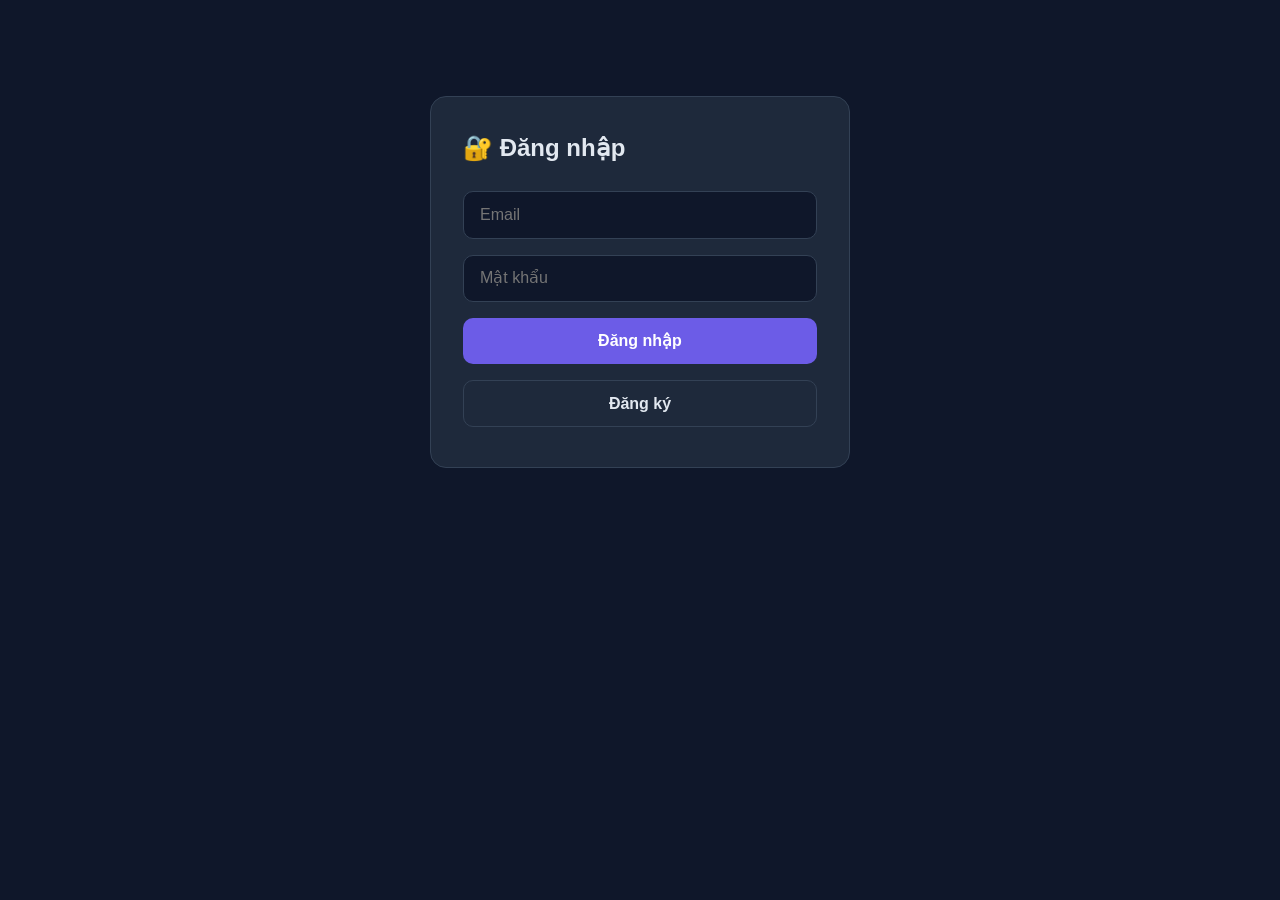
<file: index.html>
<!DOCTYPE html>
<html lang="vi">
<head>
<meta charset="UTF-8">
<title>Trial Free</title>
<script>
  // Nếu đã đăng nhập → dashboard, ngược lại → login
  window.location.href = 'login.html';
</script>
</head>
<body>Đang chuyển hướng...</body>
</html>
</file>
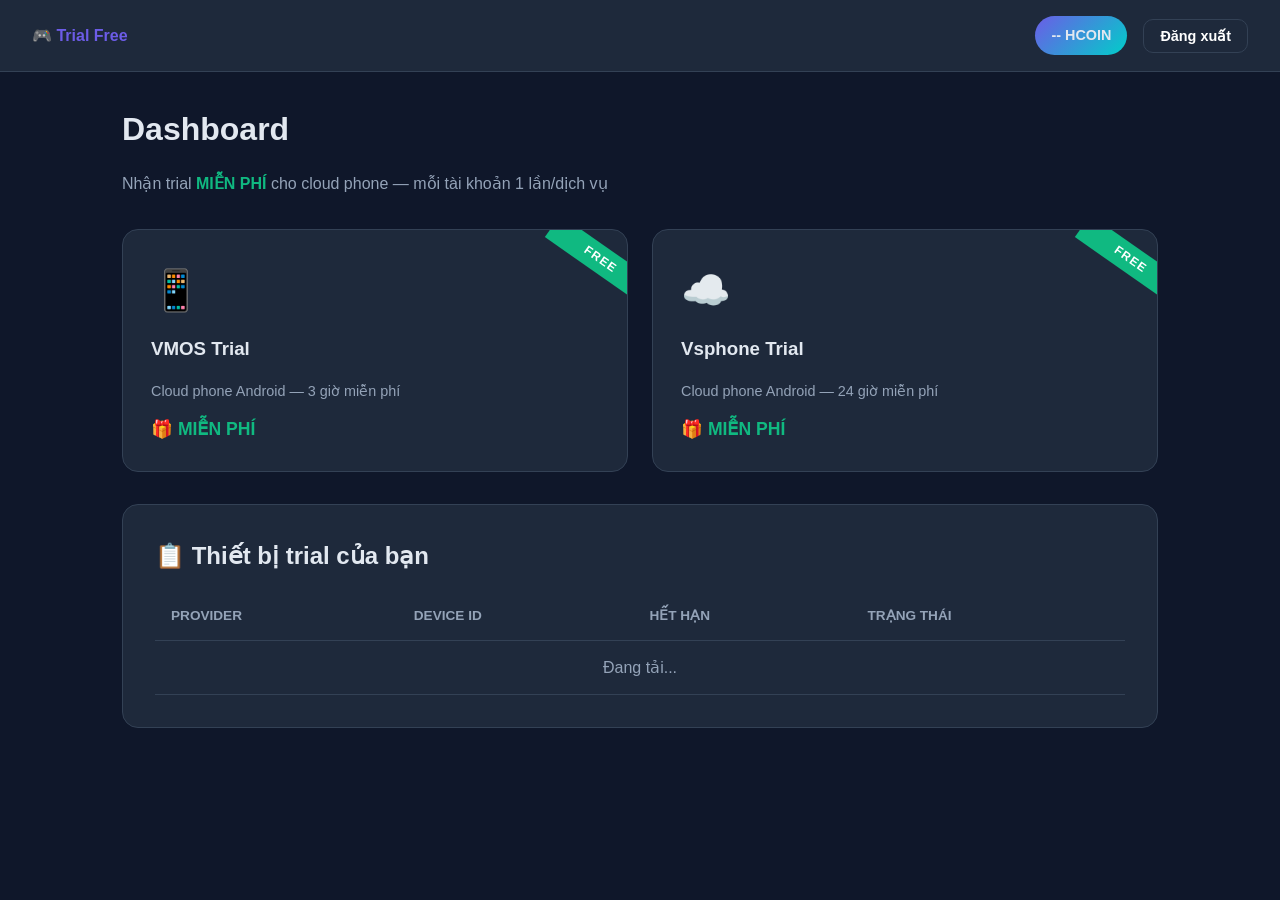
<file: dashboard.html>
<!DOCTYPE html>
<html lang="vi">
<head>
<meta charset="UTF-8">
<meta name="viewport" content="width=device-width,initial-scale=1">
<title>Dashboard — Trial Free</title>
<link rel="stylesheet" href="css/style.css">
</head>
<body>
<header class="header">
  <a href="dashboard.html" class="logo">🎮 Trial Free</a>
  <div class="header-actions">
    <span class="balance-badge" id="balance">-- HCOIN</span>
    <button class="btn-logout" id="btnLogout">Đăng xuất</button>
  </div>
</header>

<div class="container">
  <h1>Dashboard</h1>
  <p style="color:var(--text-dim)">Nhận trial <strong style="color:var(--success)">MIỄN PHÍ</strong> cho cloud phone — mỗi tài khoản 1 lần/dịch vụ</p>

  <div class="tools-grid">
    <a href="tools/buydevice_vmos.html" class="tool-card">
      <div class="tool-icon">📱</div>
      <h3>VMOS Trial</h3>
      <p class="tool-sub">Cloud phone Android — 3 giờ miễn phí</p>
      <div class="tool-free">🎁 MIỄN PHÍ</div>
    </a>

    <a href="tools/buydevice_vsphone.html" class="tool-card">
      <div class="tool-icon">☁️</div>
      <h3>Vsphone Trial</h3>
      <p class="tool-sub">Cloud phone Android — 24 giờ miễn phí</p>
      <div class="tool-free">🎁 MIỄN PHÍ</div>
    </a>
  </div>

  <div class="card">
    <h2>📋 Thiết bị trial của bạn</h2>
    <table>
      <thead>
        <tr>
          <th>Provider</th>
          <th>Device ID</th>
          <th>Hết hạn</th>
          <th>Trạng thái</th>
        </tr>
      </thead>
      <tbody id="devicesBody">
        <tr><td colspan="4" style="text-align:center;color:var(--text-dim)">Đang tải...</td></tr>
      </tbody>
    </table>
  </div>
</div>

<script type="module">
import { supabase } from './js/supabase.js';

const { data: { session } } = await supabase.auth.getSession();
if (!session) location.href = 'login.html';

const { data: profile } = await supabase
  .from('profiles').select('hcoin_balance').eq('id', session.user.id).single();
document.getElementById('balance').textContent =
  (profile?.hcoin_balance ?? 0).toLocaleString('vi-VN') + ' HCOIN';

const { data: devices } = await supabase
  .from('devices').select('*').eq('user_id', session.user.id)
  .order('created_at', { ascending: false });

const tbody = document.getElementById('devicesBody');
if (!devices || devices.length === 0) {
  tbody.innerHTML = '<tr><td colspan="4" style="text-align:center;color:var(--text-dim)">Chưa có thiết bị nào</td></tr>';
} else {
  tbody.innerHTML = devices.map(d => {
    const expired = new Date(d.trial_end) < new Date();
    const status = expired ? 'expired' : d.status;
    return `
      <tr>
        <td><strong>${d.provider.toUpperCase()}</strong></td>
        <td style="font-family:monospace;font-size:.85rem">${d.device_id}</td>
        <td>${new Date(d.trial_end).toLocaleString('vi-VN')}</td>
        <td><span class="badge badge-${status}">${status === 'active' ? 'Hoạt động' : 'Hết hạn'}</span></td>
      </tr>
    `;
  }).join('');
}

document.getElementById('btnLogout').onclick = async () => {
  await supabase.auth.signOut();
  location.href = 'login.html';
};
</script>
</body>
</html>
</file>
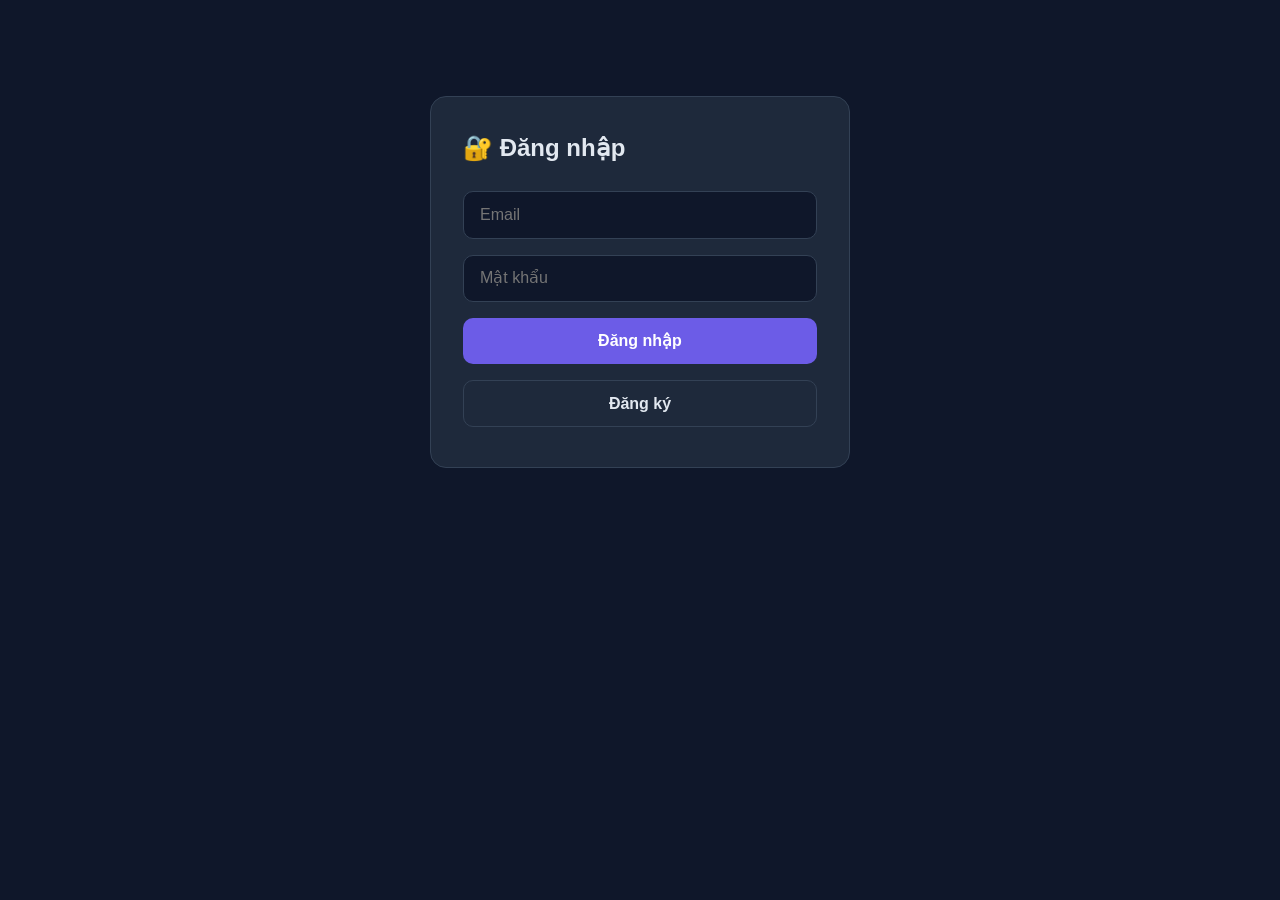
<file: login.html>
<!DOCTYPE html>
<html lang="vi">
<head>
<meta charset="UTF-8">
<meta name="viewport" content="width=device-width,initial-scale=1">
<title>Đăng nhập — Trial Free</title>
<link rel="stylesheet" href="css/style.css">
</head>
<body>
<div class="container">
  <div class="card login-card">
    <h2>🔐 Đăng nhập</h2>
    <input id="email" type="email" placeholder="Email">
    <input id="password" type="password" placeholder="Mật khẩu">
    <button id="btnLogin">Đăng nhập</button>
    <button id="btnRegister" class="btn-secondary">Đăng ký</button>
    <div id="msg" class="msg"></div>
  </div>
</div>

<script type="module">
import { supabase } from './js/supabase.js';

const msg = document.getElementById('msg');
const show = (text, type = 'error') => {
  msg.className = 'msg show msg-' + type;
  msg.textContent = text;
};

const { data: { session } } = await supabase.auth.getSession();
if (session) location.href = 'dashboard.html';

document.getElementById('btnLogin').onclick = async () => {
  const email = document.getElementById('email').value.trim();
  const password = document.getElementById('password').value;
  if (!email || !password) return show('Nhập đủ email và mật khẩu');

  show('Đang đăng nhập...', 'info');
  const { error } = await supabase.auth.signInWithPassword({ email, password });
  if (error) return show('❌ ' + error.message);
  location.href = 'dashboard.html';
};

document.getElementById('btnRegister').onclick = async () => {
  const email = document.getElementById('email').value.trim();
  const password = document.getElementById('password').value;
  if (!email || !password) return show('Nhập đủ email và mật khẩu');
  if (password.length < 6) return show('Mật khẩu cần ít nhất 6 ký tự');

  show('Đang đăng ký...', 'info');
  const { error } = await supabase.auth.signUp({ email, password });
  if (error) return show('❌ ' + error.message);
  show('✅ Đăng ký thành công! Đang chuyển hướng...', 'success');
  setTimeout(() => location.href = 'dashboard.html', 1000);
};
</script>
</body>
</html>
</file>
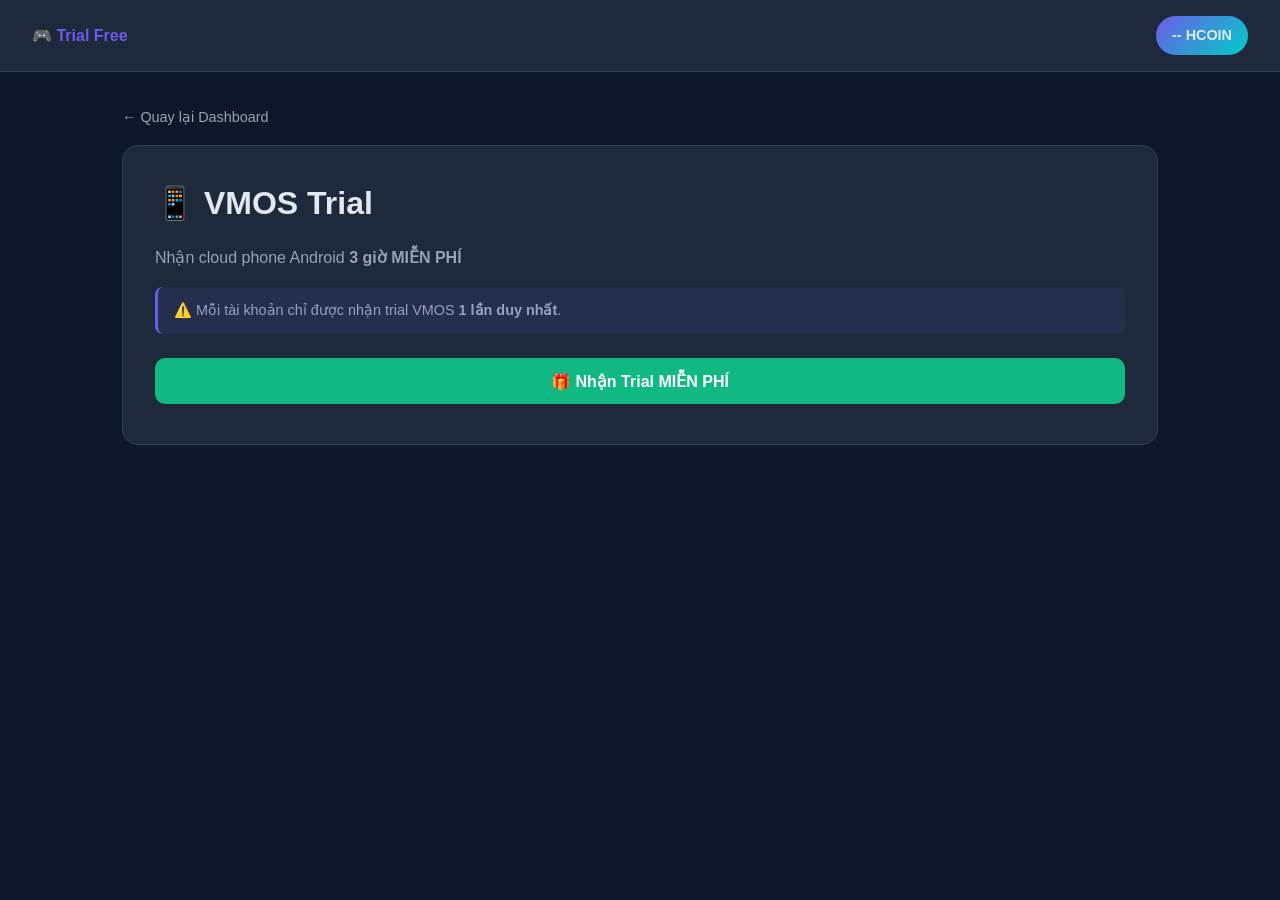
<file: muavmos.html>
<!DOCTYPE html>
<html lang="vi">
<head>
<meta charset="UTF-8">
<meta name="viewport" content="width=device-width,initial-scale=1">
<title>VMOS Trial Free</title>
<link rel="stylesheet" href="../css/style.css">
</head>
<body>
<header class="header">
  <a href="../dashboard.html" class="logo">🎮 Trial Free</a>
  <div class="header-actions">
    <span class="balance-badge" id="balance">-- HCOIN</span>
  </div>
</header>

<div class="container">
  <a href="../dashboard.html" class="back-link">← Quay lại Dashboard</a>

  <div class="card">
    <h1>📱 VMOS Trial</h1>
    <p style="color:var(--text-dim)">Nhận cloud phone Android <strong>3 giờ MIỄN PHÍ</strong></p>

    <div class="notice">
      ⚠️ Mỗi tài khoản chỉ được nhận trial VMOS <strong>1 lần duy nhất</strong>.
    </div>

    <button id="buyBtn" style="background:var(--success)">🎁 Nhận Trial MIỄN PHÍ</button>
    <div id="msg" class="msg"></div>

    <div id="deviceInfo" style="display:none">
      <h3 style="margin-top:2rem">✅ Thông tin đăng nhập</h3>
      <div class="device-box" id="deviceBox"></div>
      <div class="notice" style="margin-top:1rem">
        💡 Tải app <strong>VMOS Cloud</strong> trên CH Play / App Store và đăng nhập bằng thông tin trên.
      </div>
    </div>
  </div>
</div>

<script type="module">
import { supabase } from '../js/supabase.js';

const { data: { session } } = await supabase.auth.getSession();
if (!session) location.href = '../login.html';

const msg = document.getElementById('msg');
const show = (text, type = 'error') => {
  msg.className = 'msg show msg-' + type;
  msg.textContent = text;
};

const { data: profile } = await supabase
  .from('profiles').select('hcoin_balance').eq('id', session.user.id).single();
document.getElementById('balance').textContent =
  (profile?.hcoin_balance ?? 0).toLocaleString('vi-VN') + ' HCOIN';

document.getElementById('buyBtn').onclick = async () => {
  const btn = document.getElementById('buyBtn');
  btn.disabled = true;
  btn.textContent = 'Đang tạo trial...';
  show('⏳ Đang đăng ký VMOS Trial...', 'info');

  const { data, error } = await supabase.functions.invoke('create-trial', {
    body: { provider: 'vmos' },
  });

  if (error || data?.error) {
    show('❌ ' + (error?.message || data.error));
    btn.disabled = false;
    btn.textContent = '🎁 Nhận Trial MIỄN PHÍ';
    return;
  }

  show('🎉 Nhận trial thành công!', 'success');
  document.getElementById('deviceInfo').style.display = 'block';
  document.getElementById('deviceBox').innerHTML = `
    <div><strong>Device ID:</strong> ${data.device.device_id}</div>
    <div><strong>Gói:</strong> ${data.device.device_name}</div>
    <div><strong>Email:</strong> ${data.device.credentials?.email || '-'}</div>
    <div><strong>Password:</strong> ${data.device.credentials?.password || '-'}</div>
    <div><strong>Hết hạn:</strong> ${new Date(data.device.trial_end).toLocaleString('vi-VN')}</div>
  `;
  btn.textContent = '✅ Đã nhận';
};
</script>
</body>
</html>
</file>
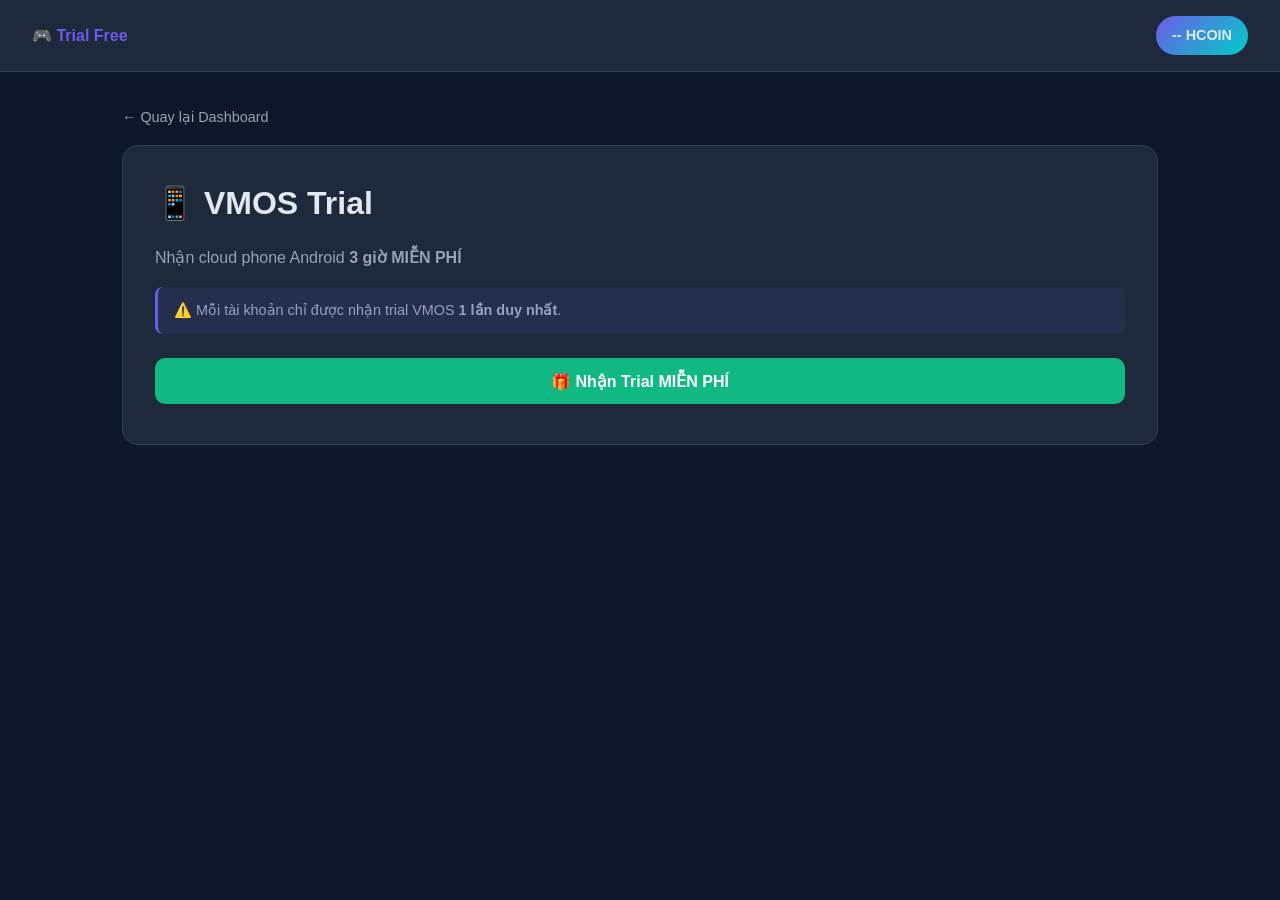
<file: tools/buydevice_vmos.html>
<!DOCTYPE html>
<html lang="vi">
<head>
<meta charset="UTF-8">
<meta name="viewport" content="width=device-width,initial-scale=1">
<title>VMOS Trial Free</title>
<link rel="stylesheet" href="../css/style.css">
</head>
<body>
<header class="header">
  <a href="../dashboard.html" class="logo">🎮 Trial Free</a>
  <div class="header-actions">
    <span class="balance-badge" id="balance">-- HCOIN</span>
  </div>
</header>

<div class="container">
  <a href="../dashboard.html" class="back-link">← Quay lại Dashboard</a>

  <div class="card">
    <h1>📱 VMOS Trial</h1>
    <p style="color:var(--text-dim)">Nhận cloud phone Android <strong>3 giờ MIỄN PHÍ</strong></p>

    <div class="notice">
      ⚠️ Mỗi tài khoản chỉ được nhận trial VMOS <strong>1 lần duy nhất</strong>.
    </div>

    <button id="buyBtn" style="background:var(--success)">🎁 Nhận Trial MIỄN PHÍ</button>
    <div id="msg" class="msg"></div>

    <div id="deviceInfo" style="display:none">
      <h3 style="margin-top:2rem">✅ Thông tin đăng nhập</h3>
      <div class="device-box" id="deviceBox"></div>
      <div class="notice" style="margin-top:1rem">
        💡 Tải app <strong>VMOS Cloud</strong> trên CH Play / App Store và đăng nhập bằng thông tin trên.
      </div>
    </div>
  </div>
</div>

<script type="module">
import { supabase } from '../js/supabase.js';

const { data: { session } } = await supabase.auth.getSession();
if (!session) location.href = '../login.html';

const msg = document.getElementById('msg');
const show = (text, type = 'error') => {
  msg.className = 'msg show msg-' + type;
  msg.textContent = text;
};

const { data: profile } = await supabase
  .from('profiles').select('hcoin_balance').eq('id', session.user.id).single();
document.getElementById('balance').textContent =
  (profile?.hcoin_balance ?? 0).toLocaleString('vi-VN') + ' HCOIN';

document.getElementById('buyBtn').onclick = async () => {
  const btn = document.getElementById('buyBtn');
  btn.disabled = true;
  btn.textContent = 'Đang tạo trial...';
  show('⏳ Đang đăng ký VMOS Trial...', 'info');

  const { data, error } = await supabase.functions.invoke('create-trial', {
    body: { provider: 'vmos' },
  });

  if (error || data?.error) {
    show('❌ ' + (error?.message || data.error));
    btn.disabled = false;
    btn.textContent = '🎁 Nhận Trial MIỄN PHÍ';
    return;
  }

  show('🎉 Nhận trial thành công!', 'success');
  document.getElementById('deviceInfo').style.display = 'block';
  document.getElementById('deviceBox').innerHTML = `
    <div><strong>Device ID:</strong> ${data.device.device_id}</div>
    <div><strong>Gói:</strong> ${data.device.device_name}</div>
    <div><strong>Email:</strong> ${data.device.credentials?.email || '-'}</div>
    <div><strong>Password:</strong> ${data.device.credentials?.password || '-'}</div>
    <div><strong>Hết hạn:</strong> ${new Date(data.device.trial_end).toLocaleString('vi-VN')}</div>
  `;
  btn.textContent = '✅ Đã nhận';
};
</script>
</body>
</html>
</file>
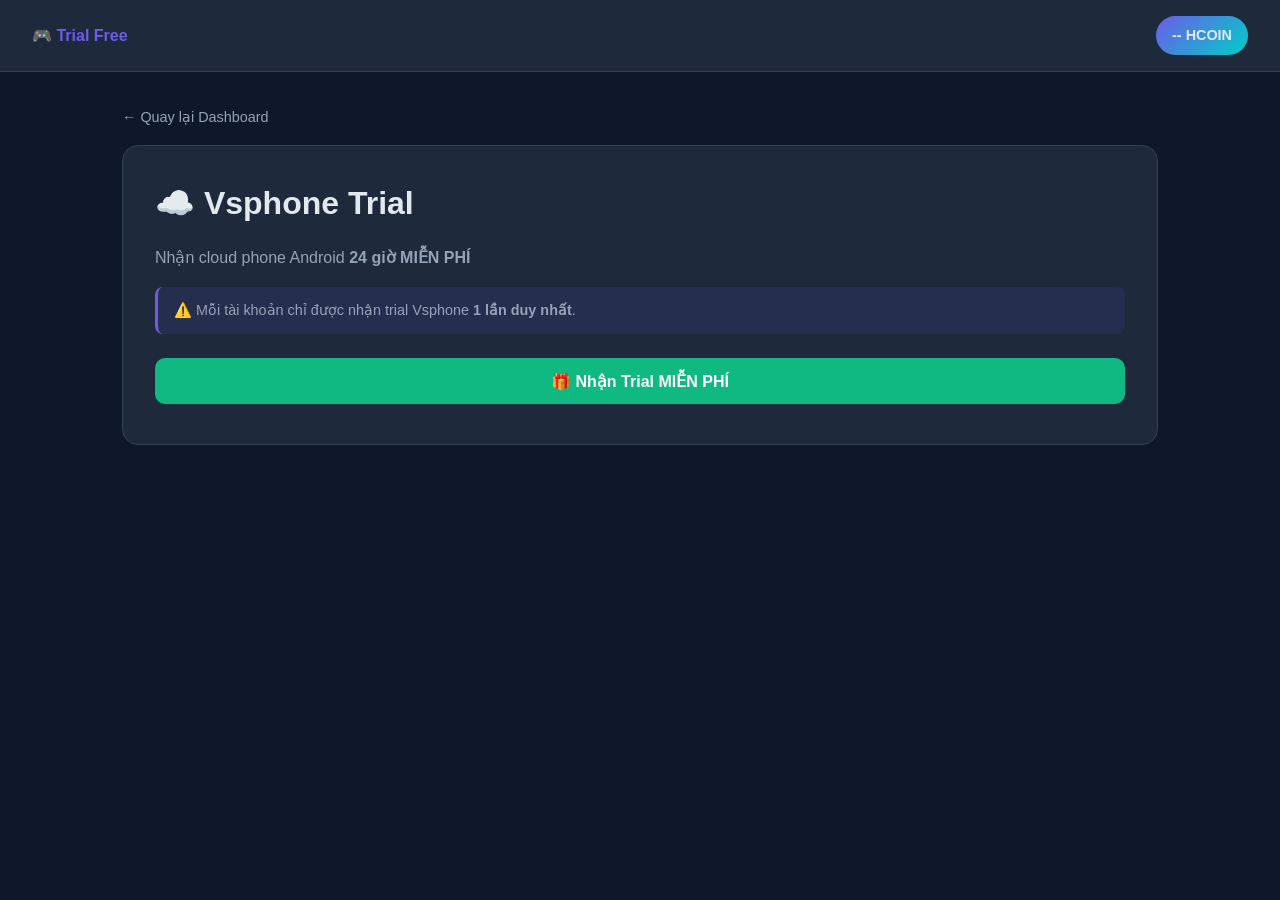
<file: tools/buydevice_vsphone.html>
<!DOCTYPE html>
<html lang="vi">
<head>
<meta charset="UTF-8">
<meta name="viewport" content="width=device-width,initial-scale=1">
<title>Vsphone Trial Free</title>
<link rel="stylesheet" href="../css/style.css">
</head>
<body>
<header class="header">
  <a href="../dashboard.html" class="logo">🎮 Trial Free</a>
  <div class="header-actions">
    <span class="balance-badge" id="balance">-- HCOIN</span>
  </div>
</header>

<div class="container">
  <a href="../dashboard.html" class="back-link">← Quay lại Dashboard</a>

  <div class="card">
    <h1>☁️ Vsphone Trial</h1>
    <p style="color:var(--text-dim)">Nhận cloud phone Android <strong>24 giờ MIỄN PHÍ</strong></p>

    <div class="notice">
      ⚠️ Mỗi tài khoản chỉ được nhận trial Vsphone <strong>1 lần duy nhất</strong>.
    </div>

    <button id="buyBtn" style="background:var(--success)">🎁 Nhận Trial MIỄN PHÍ</button>
    <div id="msg" class="msg"></div>

    <div id="deviceInfo" style="display:none">
      <h3 style="margin-top:2rem">✅ Thông tin đăng nhập</h3>
      <div class="device-box" id="deviceBox"></div>
      <div class="notice" style="margin-top:1rem">
        💡 Tải app <strong>Vsphone</strong> trên CH Play / App Store và đăng nhập bằng thông tin trên.
      </div>
    </div>
  </div>
</div>

<script type="module">
import { supabase } from '../js/supabase.js';

const { data: { session } } = await supabase.auth.getSession();
if (!session) location.href = '../login.html';

const msg = document.getElementById('msg');
const show = (text, type = 'error') => {
  msg.className = 'msg show msg-' + type;
  msg.textContent = text;
};

const { data: profile } = await supabase
  .from('profiles').select('hcoin_balance').eq('id', session.user.id).single();
document.getElementById('balance').textContent =
  (profile?.hcoin_balance ?? 0).toLocaleString('vi-VN') + ' HCOIN';

document.getElementById('buyBtn').onclick = async () => {
  const btn = document.getElementById('buyBtn');
  btn.disabled = true;
  btn.textContent = 'Đang tạo trial...';
  show('⏳ Đang đăng ký Vsphone Trial...', 'info');

  const { data, error } = await supabase.functions.invoke('create-trial', {
    body: { provider: 'vsphone' },
  });

  if (error || data?.error) {
    show('❌ ' + (error?.message || data.error));
    btn.disabled = false;
    btn.textContent = '🎁 Nhận Trial MIỄN PHÍ';
    return;
  }

  show('🎉 Nhận trial thành công!', 'success');
  document.getElementById('deviceInfo').style.display = 'block';
  document.getElementById('deviceBox').innerHTML = `
    <div><strong>Device ID:</strong> ${data.device.device_id}</div>
    <div><strong>Gói:</strong> ${data.device.device_name}</div>
    <div><strong>Email:</strong> ${data.device.credentials?.email || '-'}</div>
    <div><strong>Password:</strong> ${data.device.credentials?.password || '-'}</div>
    <div><strong>Hết hạn:</strong> ${new Date(data.device.trial_end).toLocaleString('vi-VN')}</div>
  `;
  btn.textContent = '✅ Đã nhận';
};
</script>
</body>
</html>
</file>
<file: css/style.css>
:root {
  --primary: #6c5ce7;
  --secondary: #00cec9;
  --success: #10b981;
  --danger: #ef4444;
  --bg: #0f172a;
  --card: #1e293b;
  --border: #334155;
  --text: #e2e8f0;
  --text-dim: #94a3b8;
}
* { box-sizing: border-box; margin: 0; padding: 0; }
body {
  font-family: 'Inter', -apple-system, sans-serif;
  background: var(--bg);
  color: var(--text);
  min-height: 100vh;
  line-height: 1.6;
}
.header {
  background: var(--card);
  border-bottom: 1px solid var(--border);
  padding: 1rem 2rem;
  display: flex;
  justify-content: space-between;
  align-items: center;
}
.logo {
  font-weight: 800;
  color: var(--primary);
  text-decoration: none;
  display: flex;
  gap: .5rem;
  align-items: center;
}
.header-actions { display: flex; gap: 1rem; align-items: center; }
.balance-badge {
  background: linear-gradient(135deg, var(--primary), var(--secondary));
  padding: .5rem 1rem;
  border-radius: 999px;
  font-weight: 700;
  font-size: .9rem;
}
.container { max-width: 1100px; margin: 0 auto; padding: 2rem; }
.card {
  background: var(--card);
  border: 1px solid var(--border);
  border-radius: 16px;
  padding: 2rem;
  margin-bottom: 1.5rem;
}
.login-card { max-width: 420px; margin: 4rem auto; }
h1, h2, h3 { margin-bottom: 1rem; font-weight: 700; }
input {
  width: 100%;
  padding: .85rem 1rem;
  margin: .5rem 0;
  background: var(--bg);
  border: 1px solid var(--border);
  border-radius: 10px;
  color: var(--text);
  font-size: 1rem;
}
input:focus { outline: none; border-color: var(--primary); }
button {
  width: 100%;
  padding: .85rem 1rem;
  margin: .5rem 0;
  background: var(--primary);
  color: white;
  border: none;
  border-radius: 10px;
  font-size: 1rem;
  font-weight: 600;
  cursor: pointer;
  transition: .2s;
}
button:hover { opacity: .9; }
button:disabled { opacity: .5; cursor: not-allowed; }
.btn-secondary {
  background: transparent;
  border: 1px solid var(--border);
  color: var(--text);
}
.btn-logout {
  width: auto;
  padding: .5rem 1rem;
  margin: 0;
  font-size: .9rem;
  background: transparent;
  border: 1px solid var(--border);
}
.tools-grid {
  display: grid;
  grid-template-columns: repeat(auto-fit, minmax(280px, 1fr));
  gap: 1.5rem;
  margin: 2rem 0;
}
.tool-card {
  background: var(--card);
  border: 1px solid var(--border);
  border-radius: 16px;
  padding: 1.75rem;
  transition: .2s;
  text-decoration: none;
  color: inherit;
  display: block;
  position: relative;
  overflow: hidden;
}
.tool-card::before {
  content: 'FREE';
  position: absolute;
  top: 1rem;
  right: -2rem;
  background: var(--success);
  color: white;
  padding: .25rem 2.5rem;
  font-size: .75rem;
  font-weight: 800;
  transform: rotate(35deg);
  letter-spacing: .1em;
}
.tool-card:hover {
  transform: translateY(-4px);
  border-color: var(--primary);
  box-shadow: 0 10px 30px rgba(108, 92, 231, .25);
}
.tool-icon { font-size: 2.5rem; margin-bottom: .75rem; }
.tool-free { color: var(--success); font-weight: 800; margin-top: .75rem; font-size: 1.1rem; }
.tool-sub { color: var(--text-dim); font-size: .9rem; }
table { width: 100%; border-collapse: collapse; margin-top: 1rem; }
th, td { padding: .85rem 1rem; text-align: left; border-bottom: 1px solid var(--border); }
th { color: var(--text-dim); font-size: .85rem; text-transform: uppercase; }
.badge { display: inline-block; padding: .25rem .75rem; border-radius: 999px; font-size: .8rem; font-weight: 600; }
.badge-active { background: rgba(16, 185, 129, .15); color: var(--success); }
.badge-expired { background: rgba(239, 68, 68, .15); color: var(--danger); }
.msg { margin-top: 1rem; padding: .85rem 1rem; border-radius: 10px; font-size: .95rem; display: none; }
.msg.show { display: block; }
.msg-error { background: rgba(239, 68, 68, .15); color: #fca5a5; }
.msg-success { background: rgba(16, 185, 129, .15); color: #6ee7b7; }
.msg-info { background: rgba(108, 92, 231, .15); color: #a5b4fc; }
.back-link { display: inline-block; color: var(--text-dim); text-decoration: none; margin-bottom: 1rem; font-size: .9rem; }
.back-link:hover { color: var(--primary); }
.device-box {
  background: var(--bg);
  border: 1px solid var(--border);
  border-radius: 10px;
  padding: 1rem;
  margin-top: 1rem;
  font-family: monospace;
  font-size: .9rem;
  line-height: 1.9;
}
.device-box strong { color: var(--secondary); }
.notice {
  background: rgba(108, 92, 231, .1);
  border-left: 3px solid var(--primary);
  padding: .75rem 1rem;
  border-radius: 8px;
  margin: 1rem 0;
  font-size: .9rem;
  color: var(--text-dim);
  }
</file>
